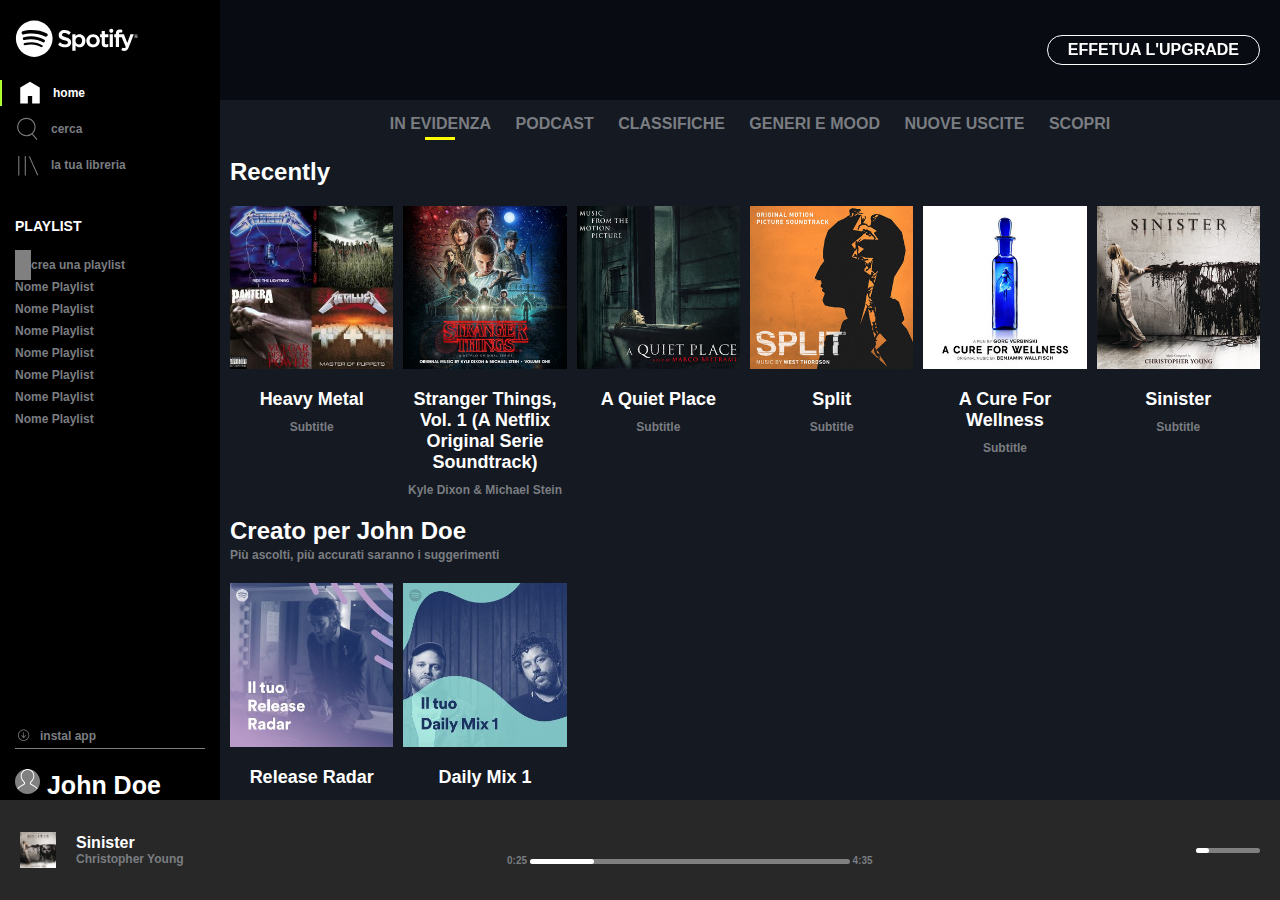
<file: index.html>
<!DOCTYPE html>

<head>
    <meta charset="UTF-8">
    <meta http-equiv="X-UA-Compatible" content="IE=edge">
    <meta name="viewport" content="width=device-width, initial-scale=1.0">
    <link rel="stylesheet" href="https://cdnjs.cloudflare.com/ajax/libs/font-awesome/5.15.3/css/all.min.css" integrity="sha512-iBBXm8fW90+nuLcSKlbmrPcLa0OT92xO1BIsZ+ywDWZCvqsWgccV3gFoRBv0z+8dLJgyAHIhR35VZc2oM/gI1w==" crossorigin="anonymous" referrerpolicy="no-referrer" />
    <link rel="stylesheet" href="css/style.css">
    <link rel="shortcut icon" href="img/favicon.ico">
    <title>spotify</title>
</head>

<body class="debug">
   <div class="container">
        <nav class="float-left flex justify-between column">
            <div class="he80 flex  column">
                <div class="he170 "  >
                    <div id="logo" class="hiden600"><img src="img/logo.svg" alt=""></div>
                    <div id="logo-small" class="find600 icon"><img src="img/logo-small.svg" alt=""></div>
                    <div class="home margin-t20">
                        <ul>
                            <li class="curent">
                                <a href="#" class="flex aling-center gray ">
                                    <svg class="icon" viewBox="0 0 512 512" xmlns="http://www.w3.org/2000/svg">
                                        <path d="M448 463.746h-149.333v-149.333h-85.334v149.333h-149.333v-315.428l192-111.746 192 110.984v316.19z"></path>
                                    </svg>
                                    <p class="hiden600">home</p>
                                </a>
                            </li>
                            <li>
                                <a href="#" class="flex aling-center  gray">
                                    <svg class="icon" viewBox="0 0 512 512" xmlns="http://www.w3.org/2000/svg">
                                        <path d="M349.714 347.937l93.714 109.969-16.254 13.969-93.969-109.969q-48.508 36.825-109.207 36.825-36.826 0-70.476-14.349t-57.905-38.603-38.603-57.905-14.349-70.476 14.349-70.476 38.603-57.905 57.905-38.603 70.476-14.349 70.476 14.349 57.905 38.603 38.603 57.905 14.349 70.476q0 37.841-14.73 71.619t-40.889 58.921zM224 377.397q43.428 0 80.254-21.461t58.286-58.286 21.461-80.254-21.461-80.254-58.286-58.285-80.254-21.46-80.254 21.46-58.285 58.285-21.46 80.254 21.46 80.254 58.285 58.286 80.254 21.461z" fill-rule="evenodd"></path>
                                    </svg>
                                    <p class="hiden600">cerca</p>
                                </a>
                            </li>
                            <li>
                                <a href="#" class="flex aling-center  gray">
                                    <svg class="icon" viewBox="0 0 512 512" xmlns="http://www.w3.org/2000/svg">
                                        <path d="M291.301 81.778l166.349 373.587-19.301 8.635-166.349-373.587zM64 463.746v-384h21.334v384h-21.334zM192 463.746v-384h21.334v384h-21.334z "></path>
                                    </svg>
                                    <p class="hiden600">la tua libreria</p>
                                </a>
                            </li>
                        </ul>
                    </div>
                </div>
                <div class="playlist margin-t20 ohiden hiden600 flex column">
                    <h3 class="color-white">
                        PLAYLIST
                    </h3>
                    <ul class="he50">
                        <li class="create gray">
                            <i class="fas fa-plus"></i>
                            <span>
                                crea una playlist
                            </span>
                        </li>
                        <li class="firstupper">
                            <a href="#" class="gray">
                                nome playlist
                            </a>
                        </li>
                        <li class="firstupper">
                            <a href="#" class="gray">
                                nome playlist
                            </a>
                        </li>
                        <li class="firstupper">
                            <a href="#" class="gray">
                                nome playlist
                            </a>
                        </li>
                        <li class="firstupper">
                            <a href="#" class="gray">
                                nome playlist
                            </a>
                        </li>
                        <li class="firstupper">
                            <a href="#" class="gray">
                                nome playlist
                            </a>
                        </li>
                        <li class="firstupper">
                            <a href="#" class="gray">
                                nome playlist
                            </a>
                        </li>
                        <li class="firstupper">
                            <a href="#" class="gray">
                                nome playlist
                            </a>
                        </li>
                    </ul>
                </div>
            </div>
            <div  class="account flex column justify-end">
                <a href="#" class="gray flex aling-center">
                    <svg class="install" viewBox="0 0 20 20" xmlns="http://www.w3.org/2000/svg">
                        <title>Download icon</title>
                        <path d="M12 11.657V6h-1v5.65L9.076 9.414l-.758.65 3.183 3.702 3.195-3.7-.758-.653L12 11.657zM11.5 2C7.358 2 4 5.358 4 9.5c0 4.142 3.358 7.5 7.5 7.5 4.142 0 7.5-3.358 7.5-7.5C19 5.358 15.642 2 11.5 2zm0 14C7.916 16 5 13.084 5 9.5S7.916 3 11.5 3 18 5.916 18 9.5 15.084 16 11.5 16z"/>
                    </svg>
                    <span class="hiden600">
                        instal app
                    </span>
                </a>
                <div class="color-white fs25 padding-t20">
                    <svg class="icon" viewBox="0 0 80 90" xmlns="http://www.w3.org/2000/svg">
                        <path d="M67.74 61.78l-14.5-8.334c-.735-.422-1.24-1.145-1.385-1.98-.145-.835.088-1.685.638-2.33l5.912-6.93c3.747-4.378 5.81-9.967 5.81-15.737v-2.256c0-6.668-2.792-13.108-7.658-17.67C51.622 1.92 45.17-.386 38.392.054c-12.677.82-22.607 11.772-22.607 24.934v1.483c0 5.77 2.063 11.36 5.81 15.736l5.912 6.933c.55.644.783 1.493.638 2.33-.143.834-.648 1.556-1.383 1.98l-14.494 8.33C4.7 66.077 0 74.15 0 82.844v6.76h3.333v-6.76c0-7.5 4.055-14.46 10.59-18.174l14.5-8.334c1.597-.918 2.692-2.487 3.007-4.302.315-1.815-.19-3.66-1.387-5.06l-5.913-6.936c-3.23-3.775-5.01-8.594-5.01-13.57v-1.484c0-11.41 8.562-20.9 19.488-21.608 5.85-.377 11.415 1.61 15.67 5.598 4.26 3.992 6.605 9.404 6.605 15.24v2.254c0 4.976-1.778 9.796-5.01 13.57l-5.915 6.935c-1.195 1.4-1.7 3.246-1.386 5.06.313 1.816 1.41 3.385 3.008 4.303l14.507 8.338c6.525 3.71 10.58 10.67 10.58 18.17v6.76H80v-6.76c0-8.695-4.7-16.768-12.26-21.063z" fill="#ffffff" fill-rule="evenodd" />
                    </svg>
                    <span class="firstupper hiden600">john doe</span>
                </div>
            </div>
        </nav>
        <main class="float-left">
            <div class="top flex aling-center justify-end hidenh400">
                <div class="paga color-white">effetua l'upgrade</div>
            </div>
            <div class="bottom">
                <div id="tag">
                    <ul class="allupper gray">
                        <li>
                            <a href="#" class="gray curent">
                                in evidenza
                            </a>
                        </li>
                        <li>
                            <a href="#" class="gray">
                                podcast
                            </a>

                        </li>
                        <li>
                            <a href="#" class="gray">
                                classifiche
                            </a>
                        </li>
                        <li>
                            <a href="#" class="gray">
                                generi e mood
                            </a>

                        </li>
                        <li>
                            <a href="#" class="gray">
                                nuove uscite
                            </a>

                        </li>
                        <li>
                            <a href="#" class="gray">
                                scopri
                            </a>

                        </li>
                    </ul>
                </div>
                <h2 class="margin-t20 color-white">Recently</h2>
                <div id="recently" class="flex wrap">
                    <div class="song flex column margin-t20 ">
                        <div class="image flex justify-center aling-center">
                            <img src="img/metal_lifting.jpg" alt="">
                        </div>
                        <h3 class="firstupper margin-t20 color-white fs18">Heavy Metal</h3>
                        <div class="firstupper margin-t10 gray fs12">Subtitle</div>
                    </div>
                    <div class="song flex column margin-t20 ">
                        <div class="image flex justify-center aling-center">
                            <img src="img/stranger.jpeg" alt="">
                        </div>
                        <h3 class="firstupper margin-t20 color-white fs18">Stranger Things, Vol. 1 (a Netflix Original Serie Soundtrack)</h3>
                        <div class="firstupper margin-t10 gray fs12">Kyle Dixon & Michael Stein</div>
                    </div>
                    <div class="song flex column margin-t20 ">
                        <div class="image flex justify-center aling-center">
                            <img src="img/aquietplace.jpeg" alt="">
                        </div>
                        <h3 class="firstupper margin-t20 color-white fs18">A quiet place</h3>
                        <div class="firstupper margin-t10 gray fs12">Subtitle</div>
                    </div>
                    <div class="song flex column margin-t20 ">
                        <div class="image flex justify-center aling-center">
                            <img src="img/split.jpeg" alt="">
                        </div>
                        <h3 class="firstupper margin-t20 color-white fs18">Split</h3>
                        <div class="firstupper margin-t10 gray fs12">Subtitle</div>
                    </div>
                    <div class="song flex column margin-t20 ">
                        <div class="image flex justify-center aling-center">
                            <img src="img/cure.jpeg" alt="">
                        </div>
                        <h3 class="firstupper margin-t20 color-white fs18">A cure for wellness</h3>
                        <div class="firstupper margin-t10 gray fs12">Subtitle</div>
                    </div>
                    <div class="song flex column margin-t20 ">
                        <div class="image flex justify-center aling-center">
                            <img src="img/sinister.jpeg" alt="">
                        </div>
                        <h3 class="firstupper margin-t20 color-white fs18">Sinister</h3>
                        <div class="firstupper margin-t10 gray fs12">Subtitle</div>
                    </div>
                </div>
                <h2 class="margin-t20 color-white">Creato per John Doe</h2>
                <span class="margin-t20 gray fs12">Più ascolti, più accurati saranno i suggerimenti</span>
                <div id="create" class="flex wrap margin-t20">
                    <div class="song flex column ">
                        <div class="image flex justify-center aling-center">
                            <img src="img/radar.jpeg" alt="">
                        </div>
                        <h3 class="firstupper margin-t20 color-white fs18">Release Radar</h3>
                    </div>
                    <div class="song flex column ">
                        <div class="image flex justify-center aling-center">
                            <img src="img/mixdaily.jpeg" alt="">
                        </div>
                        <h3 class="firstupper margin-t20 color-white fs18">Daily Mix 1</h3>
                    </div>
                </div>
                <h2 class="margin-t20 color-white">Artisti più popolari</h2>
                <span class="margin-t20 gray fs12">Più ascolti, più accurati saranno i suggerimenti</span>
                <div id="artist" class="flex wrap margin-t20 padding-b40">
                    <div class="song flex column ">
                        <img src="img/youg.jpeg" alt="">
                        <h3 class="firstupper margin-t20 color-white fs18 ">Lana del Rey</h3>
                    </div>
                    <div class="song flex column ">
                        <img src="img/einaudi.jpeg" alt="">
                        <h3 class="firstupper margin-t20 color-white fs18">Ludovico Einaudi</h3>
                    </div>
                </div>
            </div>
        </main>

        <footer class="flex aling-center justify-between">
            <div class="flex aling-center justify-between">
                <div class="flex aling-center height100">
                    <img src="img/sinister.jpeg" alt="">
                    <div class="margin5">
                        <p class="firstupper margin5 color-white">sinister</p>
                        <div class="firstupper margin5 gray fs12">Christopher Young</div>
                    </div>
                </div>
                <div class="flex aling-center wrap">
                    <i class="far fa-heart  margin5 gray"></i>
                    <i class="far fa-folder margin5 gray"></i>
                </div>
            </div>
            <div>
                <div class="play-buttons flex aling-center justify-center">
                    <i class="fas fa-random color-white "></i>
                    <i class="fas fa-step-backward color-white " ></i>
                    <i id="play" class="far fs30 fa-play-circle"></i>
                    <i class="fas fa-step-forward color-white "></i>
                    <i class="fas fa-undo-alt color-white "></i>
                </div>
                <div class="progress-bar gray fs10">
                    0:25
                    <div class="bar">
                        <div class="progress flex aling-center"></div>
                    </div>
                    4:35
                </div>
            </div>
            <div class="flex aling-center margin5">
                <i class="fas margin5 fa-list color-white"></i>
                <i class="fas margin5 fa-desktop color-white"></i>
                <i class="fas margin5 fa-volume-up color-white"></i>
                <div class="sound">
                    <div class="bar">
                        <div class="progress flex aling-center"></div>
                    </div>
                </div>
            </div>
        </footer>
   </div>
</body>
</html>
</file>
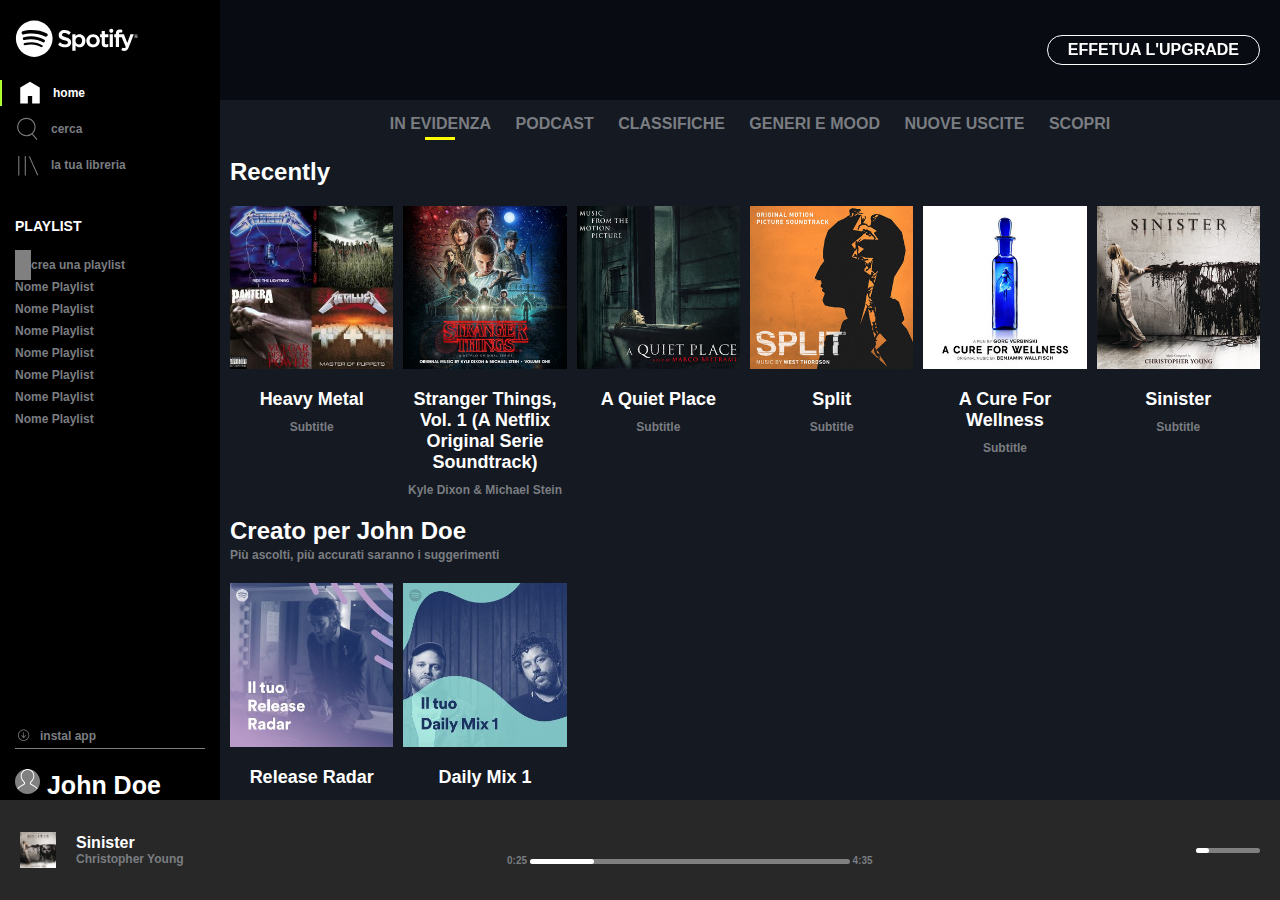
<file: bonus/index.html>
<!DOCTYPE html>

<head>
    <meta charset="UTF-8">
    <meta http-equiv="X-UA-Compatible" content="IE=edge">
    <meta name="viewport" content="width=device-width, initial-scale=1.0">
    <link rel="stylesheet" href="https://cdnjs.cloudflare.com/ajax/libs/font-awesome/5.15.3/css/all.min.css" integrity="sha512-iBBXm8fW90+nuLcSKlbmrPcLa0OT92xO1BIsZ+ywDWZCvqsWgccV3gFoRBv0z+8dLJgyAHIhR35VZc2oM/gI1w==" crossorigin="anonymous" referrerpolicy="no-referrer" />
    <link rel="stylesheet" href="css/style.css">
    <link rel="shortcut icon" href="img/favicon.ico">
    <title>spotify</title>
</head>

<body class="debug">
   <div class="container flex wrap">
        <nav>
            <div class="he80 flex  column">
                <div class="he170 "  >
                    <div id="logo" class="hiden600"><img src="img/logo.svg" alt=""></div>
                    <div id="logo-small" class="find600 icon"><img src="img/logo-small.svg" alt=""></div>
                    <div class="home margin-t20">
                        <ul>
                            <li class="curent">
                                <a href="#" class="flex aling-center gray ">
                                    <svg class="icon" viewBox="0 0 512 512" xmlns="http://www.w3.org/2000/svg">
                                        <path d="M448 463.746h-149.333v-149.333h-85.334v149.333h-149.333v-315.428l192-111.746 192 110.984v316.19z"></path>
                                    </svg>
                                    <p class="hiden600">home</p>
                                </a>
                            </li>
                            <li>
                                <a href="#" class="flex aling-center  gray">
                                    <svg class="icon" viewBox="0 0 512 512" xmlns="http://www.w3.org/2000/svg">
                                        <path d="M349.714 347.937l93.714 109.969-16.254 13.969-93.969-109.969q-48.508 36.825-109.207 36.825-36.826 0-70.476-14.349t-57.905-38.603-38.603-57.905-14.349-70.476 14.349-70.476 38.603-57.905 57.905-38.603 70.476-14.349 70.476 14.349 57.905 38.603 38.603 57.905 14.349 70.476q0 37.841-14.73 71.619t-40.889 58.921zM224 377.397q43.428 0 80.254-21.461t58.286-58.286 21.461-80.254-21.461-80.254-58.286-58.285-80.254-21.46-80.254 21.46-58.285 58.285-21.46 80.254 21.46 80.254 58.285 58.286 80.254 21.461z" fill-rule="evenodd"></path>
                                    </svg>
                                    <p class="hiden600">cerca</p>
                                </a>
                            </li>
                            <li>
                                <a href="#" class="flex aling-center  gray">
                                    <svg class="icon" viewBox="0 0 512 512" xmlns="http://www.w3.org/2000/svg">
                                        <path d="M291.301 81.778l166.349 373.587-19.301 8.635-166.349-373.587zM64 463.746v-384h21.334v384h-21.334zM192 463.746v-384h21.334v384h-21.334z "></path>
                                    </svg>
                                    <p class="hiden600">la tua libreria</p>
                                </a>
                            </li>
                        </ul>
                    </div>
                </div>
                <div class="playlist margin-t20 ohiden hiden600 flex column">
                    <h3 class="color-white">
                        PLAYLIST
                    </h3>
                    <ul class="he50">
                        <li class="create gray">
                            <i class="fas fa-plus"></i>
                            <span>
                                crea una playlist
                            </span>
                        </li>
                        <li class="firstupper">
                            <a href="#" class="gray">
                                nome playlist
                            </a>
                        </li>
                        <li class="firstupper">
                            <a href="#" class="gray">
                                nome playlist
                            </a>
                        </li>
                        <li class="firstupper">
                            <a href="#" class="gray">
                                nome playlist
                            </a>
                        </li>
                        <li class="firstupper">
                            <a href="#" class="gray">
                                nome playlist
                            </a>
                        </li>
                        <li class="firstupper">
                            <a href="#" class="gray">
                                nome playlist
                            </a>
                        </li>
                        <li class="firstupper">
                            <a href="#" class="gray">
                                nome playlist
                            </a>
                        </li>
                        <li class="firstupper">
                            <a href="#" class="gray">
                                nome playlist
                            </a>
                        </li>
                    </ul>
                </div>
            </div>
            <div  class="account flex column justify-end">
                <a href="#" class="gray flex aling-center">
                    <svg class="install" viewBox="0 0 20 20" xmlns="http://www.w3.org/2000/svg">
                        <title>Download icon</title>
                        <path d="M12 11.657V6h-1v5.65L9.076 9.414l-.758.65 3.183 3.702 3.195-3.7-.758-.653L12 11.657zM11.5 2C7.358 2 4 5.358 4 9.5c0 4.142 3.358 7.5 7.5 7.5 4.142 0 7.5-3.358 7.5-7.5C19 5.358 15.642 2 11.5 2zm0 14C7.916 16 5 13.084 5 9.5S7.916 3 11.5 3 18 5.916 18 9.5 15.084 16 11.5 16z"/>
                    </svg>
                    <span class="hiden600">
                        instal app
                    </span>
                </a>
                <div class="color-white fs25 padding-t20">
                    <svg class="icon" viewBox="0 0 80 90" xmlns="http://www.w3.org/2000/svg">
                        <path d="M67.74 61.78l-14.5-8.334c-.735-.422-1.24-1.145-1.385-1.98-.145-.835.088-1.685.638-2.33l5.912-6.93c3.747-4.378 5.81-9.967 5.81-15.737v-2.256c0-6.668-2.792-13.108-7.658-17.67C51.622 1.92 45.17-.386 38.392.054c-12.677.82-22.607 11.772-22.607 24.934v1.483c0 5.77 2.063 11.36 5.81 15.736l5.912 6.933c.55.644.783 1.493.638 2.33-.143.834-.648 1.556-1.383 1.98l-14.494 8.33C4.7 66.077 0 74.15 0 82.844v6.76h3.333v-6.76c0-7.5 4.055-14.46 10.59-18.174l14.5-8.334c1.597-.918 2.692-2.487 3.007-4.302.315-1.815-.19-3.66-1.387-5.06l-5.913-6.936c-3.23-3.775-5.01-8.594-5.01-13.57v-1.484c0-11.41 8.562-20.9 19.488-21.608 5.85-.377 11.415 1.61 15.67 5.598 4.26 3.992 6.605 9.404 6.605 15.24v2.254c0 4.976-1.778 9.796-5.01 13.57l-5.915 6.935c-1.195 1.4-1.7 3.246-1.386 5.06.313 1.816 1.41 3.385 3.008 4.303l14.507 8.338c6.525 3.71 10.58 10.67 10.58 18.17v6.76H80v-6.76c0-8.695-4.7-16.768-12.26-21.063z" fill="#ffffff" fill-rule="evenodd" />
                    </svg>
                    <span class="firstupper hiden600">john doe</span>
                </div>
            </div>
        </nav>
        <main>
            <div class="top flex aling-center justify-end hidenh400">
                <div class="paga color-white">effetua l'upgrade</div>
            </div>
            <div class="bottom">
                <div id="tag">
                    <ul class="allupper gray">
                        <li>
                            <a href="#" class="gray curent">
                                in evidenza
                            </a>
                        </li>
                        <li>
                            <a href="#" class="gray">
                                podcast
                            </a>

                        </li>
                        <li>
                            <a href="#" class="gray">
                                classifiche
                            </a>
                        </li>
                        <li>
                            <a href="#" class="gray">
                                generi e mood
                            </a>

                        </li>
                        <li>
                            <a href="#" class="gray">
                                nuove uscite
                            </a>

                        </li>
                        <li>
                            <a href="#" class="gray">
                                scopri
                            </a>

                        </li>
                    </ul>
                </div>
                <h2 class="margin-t20 color-white">Recently</h2>
                <div id="recently" class="flex wrap">
                    <div class="song flex column margin-t20 ">
                        <div class="image flex justify-center aling-center">
                            <img src="img/metal_lifting.jpg" alt="">
                        </div>
                        <h3 class="firstupper margin-t20 color-white fs18">Heavy Metal</h3>
                        <div class="firstupper margin-t10 gray fs12">Subtitle</div>
                    </div>
                    <div class="song flex column margin-t20 ">
                        <div class="image flex justify-center aling-center">
                            <img src="img/stranger.jpeg" alt="">
                        </div>
                        <h3 class="firstupper margin-t20 color-white fs18">Stranger Things, Vol. 1 (a Netflix Original Serie Soundtrack)</h3>
                        <div class="firstupper margin-t10 gray fs12">Kyle Dixon & Michael Stein</div>
                    </div>
                    <div class="song flex column margin-t20 ">
                        <div class="image flex justify-center aling-center">
                            <img src="img/aquietplace.jpeg" alt="">
                        </div>
                        <h3 class="firstupper margin-t20 color-white fs18">A quiet place</h3>
                        <div class="firstupper margin-t10 gray fs12">Subtitle</div>
                    </div>
                    <div class="song flex column margin-t20 ">
                        <div class="image flex justify-center aling-center">
                            <img src="img/split.jpeg" alt="">
                        </div>
                        <h3 class="firstupper margin-t20 color-white fs18">Split</h3>
                        <div class="firstupper margin-t10 gray fs12">Subtitle</div>
                    </div>
                    <div class="song flex column margin-t20 ">
                        <div class="image flex justify-center aling-center">
                            <img src="img/cure.jpeg" alt="">
                        </div>
                        <h3 class="firstupper margin-t20 color-white fs18">A cure for wellness</h3>
                        <div class="firstupper margin-t10 gray fs12">Subtitle</div>
                    </div>
                    <div class="song flex column margin-t20 ">
                        <div class="image flex justify-center aling-center">
                            <img src="img/sinister.jpeg" alt="">
                        </div>
                        <h3 class="firstupper margin-t20 color-white fs18">Sinister</h3>
                        <div class="firstupper margin-t10 gray fs12">Subtitle</div>
                    </div>
                </div>
                <h2 class="margin-t20 color-white">Creato per John Doe</h2>
                <span class="margin-t20 gray fs12">Più ascolti, più accurati saranno i suggerimenti</span>
                <div id="create" class="flex wrap margin-t20">
                    <div class="song flex column ">
                        <div class="image flex justify-center aling-center">
                            <img src="img/radar.jpeg" alt="">
                        </div>
                        <h3 class="firstupper margin-t20 color-white fs18">Release Radar</h3>
                    </div>
                    <div class="song flex column ">
                        <div class="image flex justify-center aling-center">
                            <img src="img/mixdaily.jpeg" alt="">
                        </div>
                        <h3 class="firstupper margin-t20 color-white fs18">Daily Mix 1</h3>
                    </div>
                </div>
                <h2 class="margin-t20 color-white">Artisti più popolari</h2>
                <span class="margin-t20 gray fs12">Più ascolti, più accurati saranno i suggerimenti</span>
                <div id="artist" class="flex wrap margin-t20 padding-b40">
                    <div class="song flex column ">
                        <img src="img/youg.jpeg" alt="">
                        <h3 class="firstupper margin-t20 color-white fs18 ">Lana del Rey</h3>
                    </div>
                    <div class="song flex column ">
                        <img src="img/einaudi.jpeg" alt="">
                        <h3 class="firstupper margin-t20 color-white fs18">Ludovico Einaudi</h3>
                    </div>
                </div>
            </div>
        </main>

        <footer class="flex aling-center justify-between">
            <div class="flex aling-center justify-between">
                <div class="flex aling-center height100">
                    <img src="img/sinister.jpeg" alt="">
                    <div class="margin5 hiden600">
                        <p class="firstupper margin5 color-white">sinister</p>
                        <div class="firstupper margin5 gray fs12">Christopher Young</div>
                    </div>
                </div>
                <div class="flex aling-center wrap">
                    <i class="far fa-heart  margin5 gray"></i>
                    <i class="far fa-folder margin5 gray"></i>
                </div>
            </div>
            <div>
                <div class="play-buttons flex aling-center justify-center">
                    <i class="fas fa-random color-white "></i>
                    <i class="fas fa-step-backward color-white " ></i>
                    <i id="play" class="far fs30 fa-play-circle"></i>
                    <i class="fas fa-step-forward color-white "></i>
                    <i class="fas fa-undo-alt color-white "></i>
                </div>
                <div class="progress-bar gray fs10">
                    0:25
                    <div class="bar">
                        <div class="progress flex aling-center"></div>
                    </div>
                    4:35
                </div>
            </div>
            <div class="flex aling-center margin5">
                <i class="fas margin5 fa-list color-white hiden600"></i>
                <i class="fas margin5 fa-desktop color-white hiden600"></i>
                <i class="fas margin5 fa-volume-up color-white"></i>
                <div class="sound">
                    <div class="bar">
                        <div class="progress flex aling-center"></div>
                    </div>
                </div>
            </div>
        </footer>
   </div>
</body>
</html>
</file>
<file: css/style.css>
*{
    margin: 0;
    padding: 0;
    box-sizing: border-box;
}

body{
    font-family: 'Montserrat', sans-serif;
    font-weight: 600;
}
/* common */
.flex{
    display: flex;
}



.column{
    flex-direction: column;
}

.float-left{
    float: left;
}

.wrap{
    flex-wrap: wrap;
}
.aling-center{
    align-items: center;
}

.justify-end{
    justify-content: flex-end;
}
.justify-between{
    justify-content: space-between;
}
.justify-center{
    justify-content: center;
}

.container a{
    text-decoration: none;
}

.margin-t20{
    margin-top: 20px;
}

.margin-t10{
    margin-top: 10px;
}

.padding-b40{
    padding-bottom: 40px;
}
.padding-t20{
    padding-top: 20px;
}

.color-white{
    color: rgb(255, 255, 255);
}

.firstupper{
    text-transform: capitalize;
}

.allupper{
    text-transform: uppercase;
}
.fs30{
    font-size: 30px;
}

.fs25{
    font-size: 25px;
}

.fs18{
    font-size: 18px;
}
.fs12{
    font-size: 12px;
}
.fs10{
    font-size: 10px;
}

.height100{
    height: 100% ;   
}
.margin5{
    margin: 0 10px;
}

.white-gray{
    color: white;
    filter: invert(0.5);
}

.he170{
    height: calc(170px);
}

.he80{
    height: calc(100% - 80px);
    min-height: 200px;
}

.ohiden{
    height: calc(100% - 190px);
    overflow: hidden;
}

.he50{
    overflow-y: auto;
}

.he25{
    height: calc(25% - 20px);
}

.he10{
    height: 10%;
}

.gray{
    color: #7A7D81;
}

main .paga:hover{
    font-size: 20px;
}

main .gray:hover,
nav .gray:hover,
main .gray:focus,
nav .gray:focus{
    color: white;
}

nav .gray:hover path,
nav .gray:focus path{
    fill: white ;
}


.gray:hover .fa-plus{
     background-color: white !important;
}
/* common */

/* .container */

.container{
    height: 100vh;
    width: 100%;
}
/* nav */
.container nav{
    width: 220px;
    height: calc(100% - 100px);
    overflow: hidden;
    padding: 20px 0 0 0 ;
    background-color: black;
    font-size: 12px;
}

.container nav  li,
.container nav  h3,
.container nav  .account,
.container nav #logo,
.container nav #logo-small{
    padding: 0 15px;
}

.find600{
    display: none;
}

.container #logo{
    width: 70%;
}



.container nav .home .icon{
    width: 26px;
}

.container nav .home li p{
    margin-left: 10px;
}

.container nav .home li a{
    margin: 10px  0;
    fill:  #7A7D81;
}

.container nav .home .curent{
    border-left: 2px solid #ADFF2F;;
}

.container nav .home .curent .gray{
    color: white;
    fill:  white;
}

.container nav ul{
    list-style: none;
}

.container nav .playlist *{
    margin: 8px 0;
}




.container nav .playlist .fa-plus{
    padding: 8px;
    background-color: gray;
    color: black;
}

.container nav .account{
    width: calc(100%);
    background-color: black;
    height: 80px;
}


.container nav .account>a:first-child{
    padding: 5px 0;
    fill: #7A7D81;
}

.container nav .account>div:last-child{
    border-top: 1px solid #7A7D81;
}



.container nav .account .icon{
    aspect-ratio: 1/1;
    width: 25px;
    background-color: gray;
    border-radius: 50%;
}

.container nav .account .install{
    aspect-ratio: 1/1;
    width: 15px;
    border-radius: 50%;
    margin-right: 10px;
}

html body.debug div.container.flex.wrap nav div.account a.gray.flex.aling-center svg.install{
    fill: #7A7D81;
}

/* nav */
/* main */
.container main{
    width: calc(100% - 220px);
    height: calc(100% - 100px);
    overflow-y: scroll;
    background-color: #141922;
}

main .top{
    height: 100px;
    background-color:rgba(0, 2, 8, 0.6);
    width: calc(100% - 220px);
    position: fixed;
    z-index: 99;
    top: 0;
    right: 0;
    padding-right: 20px;
}

main .top .paga{
    padding: 5px 20px;
    border: 1px solid white;
    border-radius: 20px;
    text-transform: uppercase;
}
main .bottom #tag{
    text-align: center;
}

main .bottom #tag ul,
main .bottom #tag ul li{
    display: inline-block;
}


main .bottom {
    padding: 10px;
    margin-top: 100px;
    height: calc(100% - 100px);
}

main .bottom #tag ul li{
    padding: 5px 10px;
}

main .bottom #tag ul li .curent{
    position: relative;
    text-align: center;
}

main .bottom #tag ul li .curent::after{
    content: "";
    margin-top: 5px;
    display:block;
    position: absolute;
    width: 30px;
    height: 3px;
    background-color: yellow;
    left: 50%;
    top: 100%;
    transform: translate(-50% , 0);
}

main .bottom #tag ul li{
    padding: 5px 10px;
}

main .bottom .song{
    width: calc((100% / 6) - 10px);
    margin-right: 10px;
    text-align: center;
}
main .bottom  .song img{
    width:100%;
    aspect-ratio: 1/1;
}
main .bottom #artist .song img{
    border-radius: 50%;
}

.container .bottom  .song:hover img{
    filter: grayscale(63%) brightness(64%);
}

.container .bottom  .song .image{
    position: relative;
}

.container .bottom #recently .song:hover .image:after,
.container .bottom #create .song:hover .image:after{
    font-weight: 400;
    font-family: "Font Awesome 5 Free";
    content: "\f144";
    color: white;
    font-size: 50px;
    position: absolute;
}


/* main */
/* footer */

.container footer{
    width: 100%;
    height: 100px;
	position: fixed;
	bottom: 0;
	z-index: 999;
    background-color: #282828;
}

footer >div:first-child,
footer >div:last-child{
    height: 36%;
    margin: 0 20px;
}
footer div:first-child>img {
    height: 100%;
    aspect-ratio: 1/1;
}

footer .progress-bar>*{
    display: inline-block;
}

footer .progress-bar{
    white-space: nowrap;
}


footer .bar {
    height: 5px;
    background-color: gray;
    position: relative;
    border-radius: 5px;
}

footer .sound .bar {
    width: 5vw;
}

footer .progress-bar .bar {
    width: 25vw;
}
footer .progress {
    position: absolute;
    background-color: rgb(255, 255, 255);
    width: 20%;
    height: 5px;
    border-radius: 5px;
}

footer .play-buttons {
    text-align: center;
}

footer .play-buttons *{
    padding: 10px;
}

footer #play {
     color: white;
}

footer div:first-child .gray:hover{
    color: white;
}

footer div:first-child span.gray:hover{
    text-decoration: underline;
}

footer .bar:hover .progress{
    background-color: #ADFF2F;
}

footer .bar:hover .progress::after {
	content: "";
	display: inline-block;
	height: 10px;
	aspect-ratio: 1/1;
	border-radius: 50%;
	background-color: white;
	position: absolute;
	right: -5px;
}

footer .play-buttons i:hover {
	transform: scale(1.5);
}
/* footer */


/* @media */

@media (max-width:600px) {
    .hiden600{
        display:none;
    }
    .find600{
        display: block;
    }
    .container nav{
        padding: 0 8px ;
        width: 45px ;
    }
    .container main,
    .container main .top{
        width: calc(100% - 45px);
    }
    .container nav li, 
    .container nav #logo-small,
    .container nav .account {
	    padding: 0;
    }
    .container nav .home .icon {
	    width: 100%;
    }
    .container nav .home .curent {
	    border: 0px;
    }
    .container nav .account {
	    width: calc(100%);
    }
    .container nav .account > a:first-child {
	justify-content: center;
    }
    .container nav .account .install {
     width: 20px;
     margin-right: 0; 
    }

    .container nav .account > div:last-child {
    	border-top: 0;
    }
    .container nav .account > div:last-child {
    	padding-top: 5px;
    }

    .container nav .account .icon {
	    width: 100%; 
    }
}

@media(max-height:400px){
    .hidenh400{
        display: none;
    }
    main .bottom {
        margin-top: 0;
    }
}




@media (max-width:1100px) {
    main .bottom .song{
        width: calc((100% / 4) - 10px);
    }
}

@media (max-width:700px) {
    main .bottom .song{
        width: calc((100% / 2) - 10px);
    }
}

@media (max-width:300px) {
    main .bottom .song{
        width: calc((100% / 1) - 10px);
    }
}

/*scroll*/
.he50{
  scrollbar-width: thin;
  scrollbar-color: rgb(255, 255,rgba(0, 0, 0, 0.055), 255, 0.055);
  margin: 3px;
}

.he50::-webkit-scrollbar {
  width: 6px;
  border-radius: 3px;
  margin-right: 2px;
}

.he50::-webkit-scrollbar-track {
  background: rgb(0, 0, 0);
}

.he50::-webkit-scrollbar-thumb {
  background-color: rgba(255, 255, 255, 0.1);
  border-radius: 20px;
}



/* @media */
/* debug */

/* debug */
</file>
<file: bonus/css/style.css>
*{
    margin: 0;
    padding: 0;
    box-sizing: border-box;
}

body{
    font-family: 'Montserrat', sans-serif;
    font-weight: 600;
}
/* common */
.flex{
    display: flex;
}



.column{
    flex-direction: column;
}

.float-left{
    float: left;
}

.wrap{
    flex-wrap: wrap;
}
.aling-center{
    align-items: center;
}

.justify-end{
    justify-content: flex-end;
}
.justify-between{
    justify-content: space-between;
}
.justify-center{
    justify-content: center;
}

.container a{
    text-decoration: none;
}

.margin-t20{
    margin-top: 20px;
}

.margin-t10{
    margin-top: 10px;
}

.padding-b40{
    padding-bottom: 40px;
}
.padding-t20{
    padding-top: 20px;
}

.color-white{
    color: rgb(255, 255, 255);
}

.firstupper{
    text-transform: capitalize;
}

.allupper{
    text-transform: uppercase;
}
.fs30{
    font-size: 30px;
}

.fs25{
    font-size: 25px;
}

.fs18{
    font-size: 18px;
}
.fs12{
    font-size: 12px;
}
.fs10{
    font-size: 10px;
}

.height100{
    height: 100% ;   
}
.margin5{
    margin: 0 10px;
}

.white-gray{
    color: white;
    filter: invert(0.5);
}

.he170{
    height: calc(170px);
}

.he80{
    height: calc(100% - 80px);
    min-height: 200px;
    padding: 20px 0 0 0 ;
}
.ohiden{
    height: calc(100% - 190px);
    overflow: hidden;
}

.he50{
    overflow-y: auto;
}

.he25{
    height: calc(25% - 20px);
}

.he10{
    height: 10%;
}

.gray{
    color: #7A7D81;
}

main .paga:hover{
    font-size: 20px;
}

main .gray:hover,
nav .gray:hover,
main .gray:focus,
nav .gray:focus{
    color: white;
}

nav .gray:hover path,
nav .gray:focus path{
    fill: white ;
}


.gray:hover .fa-plus{
     background-color: white !important;
}
/* common */

/* .container */

.container{
    height: 100vh;
    width: 100%;
}
/* nav */
.container nav{
    width: 220px;
    height: calc(100% - 100px);
    overflow: hidden;
    background-color: black;
    font-size: 12px;
}

.container nav  li,
.container nav  h3,
.container nav  .account,
.container nav #logo,
.container nav #logo-small{
    padding: 0 15px;
}

.find600{
    display: none;
}

.container #logo{
    width: 70%;
}



.container nav .home .icon{
    width: 26px;
}

.container nav .home li p{
    margin-left: 10px;
}

.container nav .home li a{
    margin: 10px  0;
    fill:  #7A7D81;
}

.container nav .home .curent{
    border-left: 2px solid #ADFF2F;;
}

.container nav .home .curent .gray{
    color: white;
    fill:  white;
}

.container nav ul{
    list-style: none;
}

.container nav .playlist *{
    margin: 8px 0;
}




.container nav .playlist .fa-plus{
    padding: 8px;
    background-color: gray;
    color: black;
}

.container nav .account{
    width: calc(100%);
    background-color: black;
    height: 80px;
}


.container nav .account>a:first-child{
    padding: 5px 0;
    fill: #7A7D81;
}

.container nav .account>div:last-child{
    border-top: 1px solid #7A7D81;
}



.container nav .account .icon{
    aspect-ratio: 1/1;
    width: 25px;
    background-color: gray;
    border-radius: 50%;
}

.container nav .account .install{
    aspect-ratio: 1/1;
    width: 15px;
    border-radius: 50%;
    margin-right: 10px;
}

html body.debug div.container.flex.wrap nav div.account a.gray.flex.aling-center svg.install{
    fill: #7A7D81;
}

/* nav */
/* main */
.container main{
    width: calc(100% - 220px);
    height: calc(100% - 100px);
    overflow-y: scroll;
    background-color: #141922;
}

main .top{
    height: 100px;
    background-color:rgba(0, 2, 8, 0.6);
    width: calc(100% - 220px);
    position: fixed;
    z-index: 99;
    top: 0;
    right: 0;
    padding-right: 20px;
}

main .top .paga{
    padding: 5px 20px;
    border: 1px solid white;
    border-radius: 20px;
    text-transform: uppercase;
}
main .bottom #tag{
    text-align: center;
}

main .bottom #tag ul,
main .bottom #tag ul li{
    display: inline-block;
}


main .bottom {
    padding: 10px;
    margin-top: 100px;
    height: calc(100% - 100px);
}

main .bottom #tag ul li{
    padding: 5px 10px;
}

main .bottom #tag ul li .curent{
    position: relative;
    text-align: center;
}

main .bottom #tag ul li .curent::after{
    content: "";
    margin-top: 5px;
    display:block;
    position: absolute;
    width: 30px;
    height: 3px;
    background-color: yellow;
    left: 50%;
    top: 100%;
    transform: translate(-50% , 0);
}

main .bottom #tag ul li{
    padding: 5px 10px;
}

main .bottom .song{
    width: calc((100% / 6) - 10px);
    margin-right: 10px;
    text-align: center;
}
main .bottom  .song img{
    width:100%;
    aspect-ratio: 1/1;
}
main .bottom #artist .song img{
    border-radius: 50%;
}

.container .bottom  .song:hover img{
    filter: grayscale(63%) brightness(64%);
}

.container .bottom  .song .image{
    position: relative;
}

.container .bottom #recently .song:hover .image:after,
.container .bottom #create .song:hover .image:after{
    font-weight: 400;
    font-family: "Font Awesome 5 Free";
    content: "\f144";
    color: white;
    font-size: 50px;
    position: absolute;
}


/* main */
/* footer */

.container footer{
    width: 100%;
    height: 100px;
    background-color: #282828;
}

footer >div:first-child,
footer >div:last-child{
    height: 36%;
    margin: 0 20px;
}
footer div:first-child>img {
    height: 100%;
    aspect-ratio: 1/1;
}

footer .progress-bar>*{
    display: inline-block;
}

footer .progress-bar{
    white-space: nowrap;
}


footer .bar {
    height: 5px;
    background-color: gray;
    position: relative;
    border-radius: 5px;
}

footer .sound .bar {
    width: 5vw;
}

footer .progress-bar .bar {
    width: 25vw;
}
footer .progress {
    position: absolute;
    background-color: rgb(255, 255, 255);
    width: 20%;
    height: 5px;
    border-radius: 5px;
}

footer .play-buttons {
    text-align: center;
}

footer .play-buttons *{
    padding: 10px;
}

footer #play {
     color: white;
}

footer div:first-child .gray:hover{
    color: white;
}

footer div:first-child span.gray:hover{
    text-decoration: underline;
}

footer .bar:hover .progress{
    background-color: #ADFF2F;
}

footer .bar:hover .progress::after {
	content: "";
	display: inline-block;
	height: 10px;
	aspect-ratio: 1/1;
	border-radius: 50%;
	background-color: white;
	position: absolute;
	right: -5px;
}

footer .play-buttons i:hover {
	transform: scale(1.5);
}
/* footer */


/* @media */

@media (max-width:600px) {
    .hiden600{
        display:none;
    }
    .find600{
        display: block;
    }
    .container nav{
        padding: 0 8px ;
        width: 45px ;
    }
    .container main,
    .container main .top{
        width: calc(100% - 45px);
    }
    .container nav li, 
    .container nav #logo-small,
    .container nav .account {
	    padding: 0;
    }
    .container nav .home .icon {
	    width: 100%;
    }
    .container nav .home .curent {
	    border: 0px;
    }
    .container nav .account {
	    width: calc(100%);
    }
    .container nav .account > a:first-child {
	justify-content: center;
    }
    .container nav .account .install {
     width: 20px;
     margin-right: 0; 
    }

    .container nav .account > div:last-child {
    	border-top: 0;
    }
    .container nav .account > div:last-child {
    	padding-top: 5px;
    }

    .container nav .account .icon {
	    width: 100%; 
    }
}

@media(max-height:400px){
    .hidenh400{
        display: none;
    }
    main .bottom {
        margin-top: 0;
    }
}




@media (max-width:1100px) {
    main .bottom .song{
        width: calc((100% / 4) - 10px);
    }
}

@media (max-width:700px) {
    main .bottom .song{
        width: calc((100% / 2) - 10px);
    }
}

@media (max-width:300px) {
    main .bottom .song{
        width: calc((100% / 1) - 10px);
    }
}

/*scroll*/
.he50{
  scrollbar-width: thin;
  scrollbar-color: rgb(37, 37, 37) rgb(0, 0, 0);
  margin: 3px;
}

.he50::-webkit-scrollbar {
  width: 6px;
  border-radius: 3px;
  margin-right: 2px;
}

.he50::-webkit-scrollbar-track {
  background: rgb(0, 0, 0);
}

.he50::-webkit-scrollbar-thumb {
  background-color: rgba(255, 255, 255, 0.1);
  border-radius: 20px;
}


/* animation */
nav>*{
    animation: navigazione 1s cubic-bezier(.18,.89,.32,1.28) 0s;
    position: relative;
}

@keyframes navigazione{
    0%{
        left: -100%;
    }
    100%{
        left: 0;
    }
}

main>.bottom{
    animation: b-navigazione 1s cubic-bezier(.18,.89,.32,1.28) 0s;
    position: relative;
}

@keyframes b-navigazione{
    0%{
        bottom: -100%;
        overflow: hidden;   
    }
    100%{
        overflow: hidden;
        bottom: 0;
    }
}

main>.top{
    animation: t-navigazione 1s cubic-bezier(.18,.89,.32,1.28) 0s;
}

@keyframes t-navigazione{
    0%{
        top: -100%;
    }
    100%{
        top: 0;
    }
}

/* animation */


/* @media */
/* debug */

/* debug */
</file>
